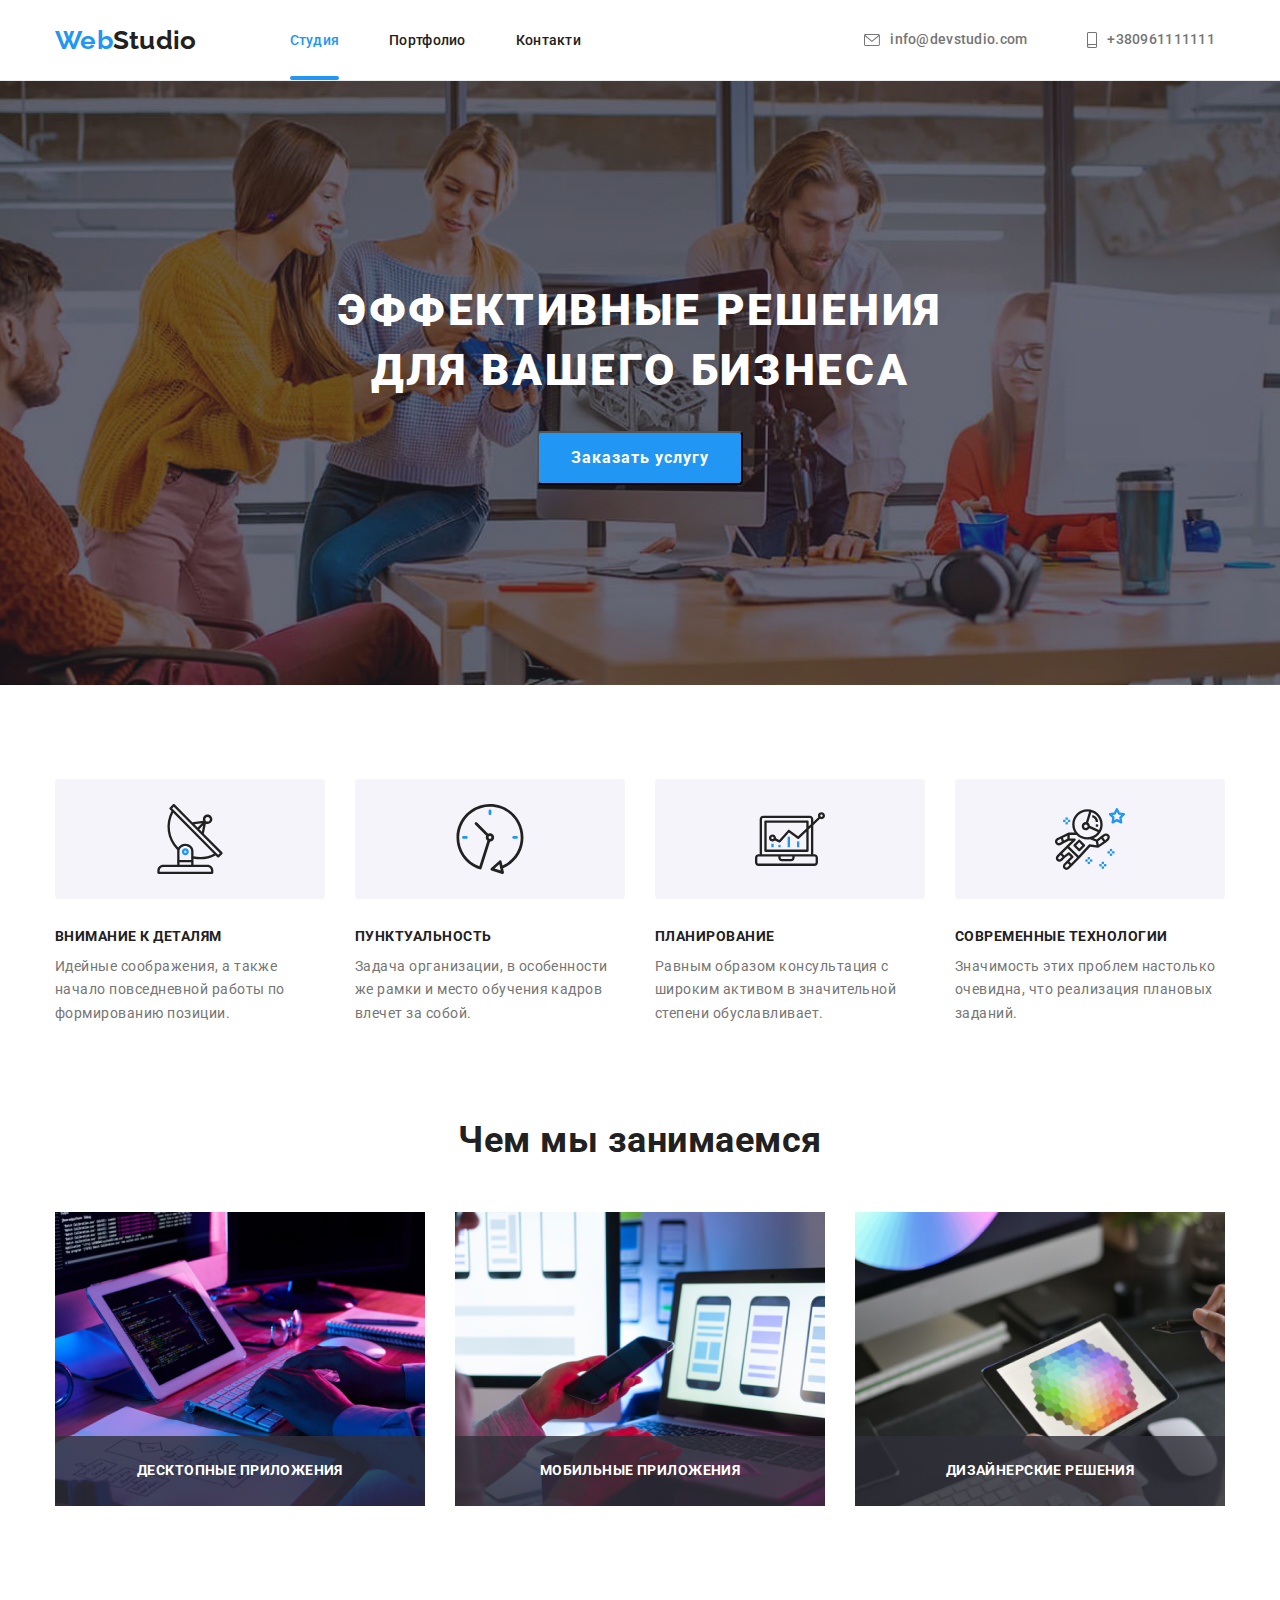
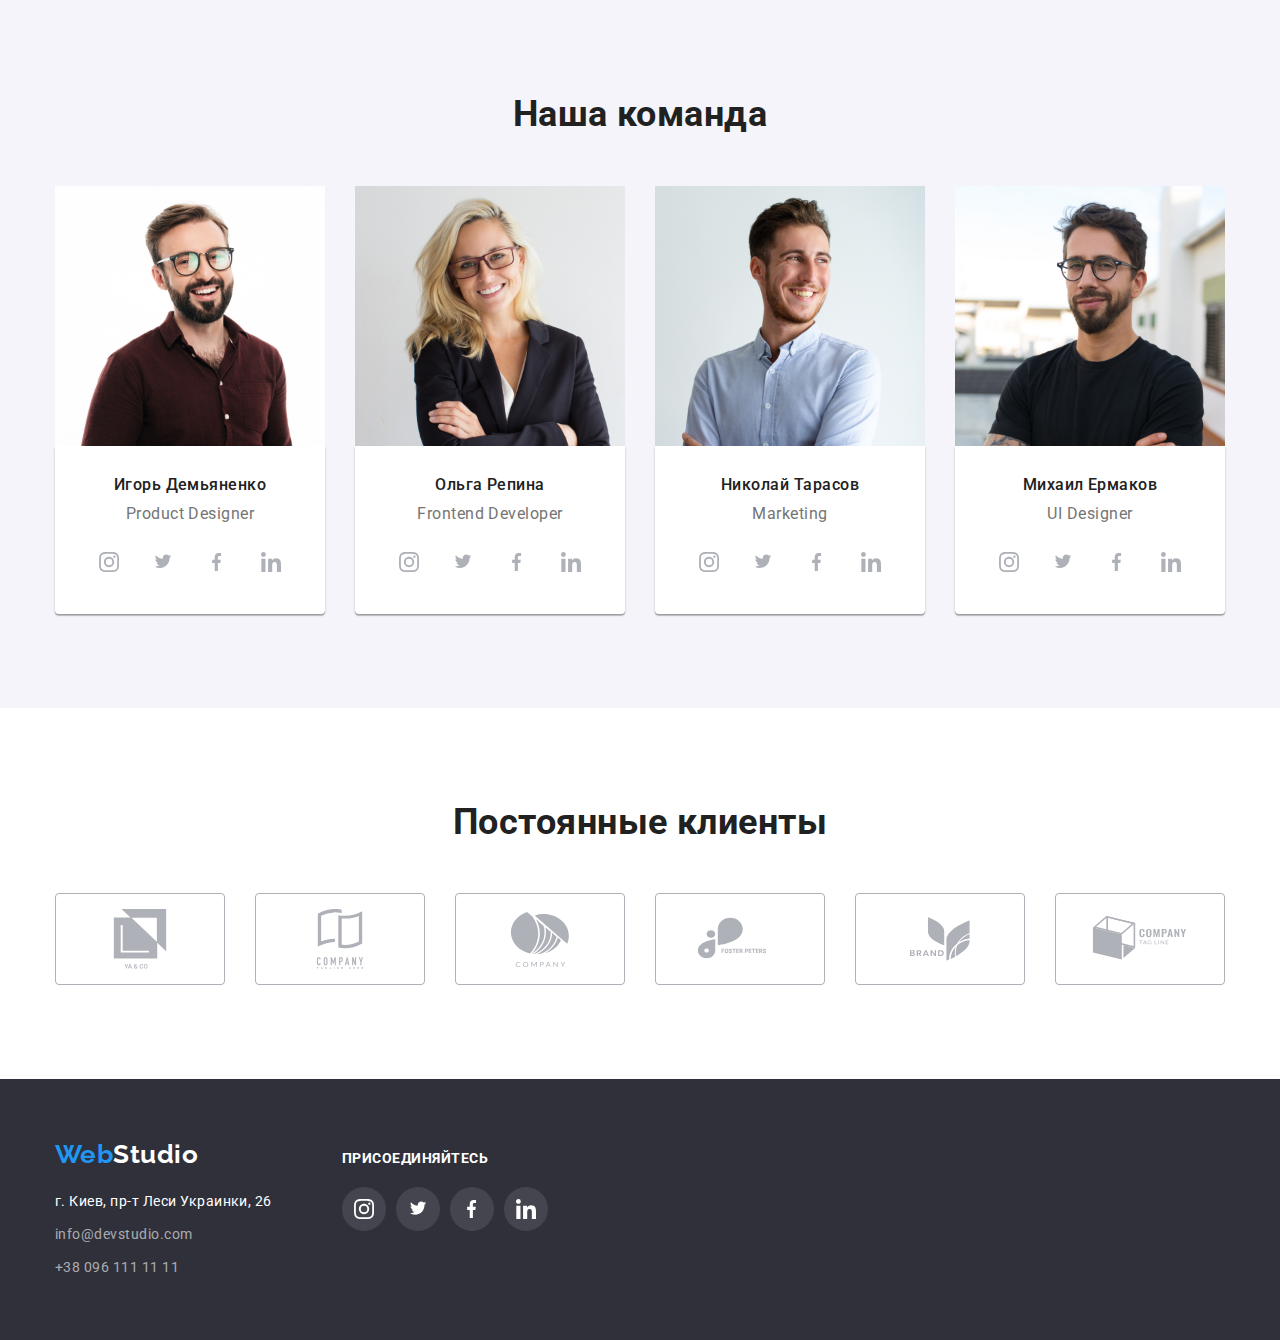
<file: index.html>
<!DOCTYPE html>
<html lang="ru">
<head>
    <meta charset="UTF-8">
    <meta http-equiv="X-UA-Compatible" content="IE=edge">
    <meta name="viewport" content="width=device-width, initial-scale=1.0">
    <title>Студия</title>
    <link rel="preconnect" href="https://fonts.googleapis.com">
    <link rel="preconnect" href="https://fonts.gstatic.com" crossorigin>
    <link  href="https://fonts.googleapis.com/css2?family=Raleway:wght@700&family=Roboto:wght@400;500;700;900&display=swap" 
    rel="stylesheet">
    <link rel="stylesheet" href="https://cdnjs.cloudflare.com/ajax/libs/modern-normalize/1.1.0/modern-normalize.min.css">
    <link rel="stylesheet" href="./css/styles.css">
</head>
<body>
    <!--Шапка-->
<header class="header">
    <div class="container">
    <nav class="main-nav">
        <a lang="en" href="./index.html" class="logo"><span>Web</span>Studio</a>
        
        <ul class="site-nav">
            <li class="list"><a href="./index.html" class="link current">Студия</a></li>
            <li class="list"><a href="./portfolio.html" class="link">Портфолио</a></li>
            <li class="list"><a href="" class="link">Контакти</a></li>
        </ul>
    
        <ul class="auth-nav">
            <li class="list navigation">
                <a href="/" class="nav-icon" href="mailto:info@devstudio.com" class="link">
                    <svg class="icon-mail" width="16" height="12">
                        <use href="./images/icons.svg#icon-mail"></use>
                    </svg>
                  info@devstudio.com
                </a>
                
            </li>
            <li class="list navigation">
                <a href="/" class="nav-icon" href="tel:+380961111111" class="link" >
                    <svg class="icon-tel" width="10" height="16">
                        <use href="./images/icons.svg#icon-tel"></use>
                    </svg>
                +380961111111
                </a>
            </li>
        </ul>
    </nav>  
    </div> 
</header>
<main>
    <!--Герой-->
<section class="hero"> 
    <div class="container">
    <h1 class="hero-title">ЭФФЕКТИВНЫЕ РЕШЕНИЯ <br /> ДЛЯ ВАШЕГО БИЗНЕСА</h1> 
    <button type="button" class="hero-button" data-modal-open> Заказать услугу</button>
    </div>
    <div class="backdrop is-hidden" data-modal>
        <div class="modal">
            <button class="button-close" data-modal-close>
                <svg class="icon-close" width="3x0" height="30">
                    <use href="images/icons.svg#icon-close"></use>
                </svg>
            </button>
        </div>
    </div>
</section>
    <!--Преимущества-->
<section class="section no-padding">
    <div class="container">
    <!--<h2>Наши преимущества</h2>-->
    <ul class="feature">
        <li class="feature-list icon-details">
            <h3 class="feature-title">ВНИМАНИЕ К ДЕТАЛЯМ</h3>
            <p class="feature-text">Идейные соображения, а также начало повседневной работы по формированию позиции.</p> 
        </li>
        <li class="feature-list icon-punctuality">
            <h3 class="feature-title">ПУНКТУАЛЬНОСТЬ</h3>
            <p class="feature-text">Задача организации, в особенности же рамки и место обучения кадров влечет за собой.</p>
        </li>
        <li class="feature-list icon-planning">
            <h3 class="feature-title">ПЛАНИРОВАНИЕ</h3>
            <p class="feature-text">Равным образом консультация с широким активом в значительной степени обуславливает.</p>
        </li>
        <li class="feature-list icon-technology">
            <h3 class="feature-title">СОВРЕМЕННЫЕ ТЕХНОЛОГИИ</h3>
            <p class="feature-text">Значимость этих проблем настолько очевидна, что реализация плановых заданий.</p>
        </li>
    </ul>
</section>
    <!--Чем мы занимаемся-->
<section class="section">
    <div class="container">
    <h2 class="caption">Чем мы занимаемся</h2>
    <ul class="work">
        <div class="product">
        <li> <img src="./images/img.png" alt="Фронтенд" width="370" height="294"/> 
        <p class="product-text">Десктопные приложения</p></li>
        </div>

        <div class="product">
        <li class="product-mobile"> <img src="./images/img-2.png" alt="Бекенд" width="370" height="294"/> 
        <p class="product-text">Мобильные приложения</p></li>
        </div>
        <div class="product">
        <li class="produck-design"> <img src="./images/img-3.png" alt="Дизайн" width="370" height="294"/> 
        <p class="product-text">Дизайнерские решения</p></li>
        </div>
    </ul>
    </div>
</section>
    <!--Команда-->
<section class="section team"> 
    <div class="container">
    <h2 class="caption">Наша команда</h2>
    <ul class="liders">
        <li>
                <img src="./images/img.jpg" alt="Игорь" width="270" height="260">
                <div class="team-liders">
                <h3 class="item">Игорь Демьяненко</h3>
                <p class="item-text">Product Designer</p>
                <ul class="join">
                    <li class="join-item">
                        <a href="/" class="networks-icon team">
                            <svg class="icon" width="20" height="20">
                                <use href="./images/icons.svg#icon-instagram-2"></use>
                            </svg>
                        </a>
                    </li>
                    <li class="join-item">
                    <a href="/" class="networks-icon">
                        <svg class="icon" width="20" height="16.5">
                            <use href="./images/icons.svg#icon-twitter-2"></use>
                        </svg>
                    </a>
                    </li>
                    <li class="join-item">
                        <a href="/" class="networks-icon">
                            <svg class="icon" width="10" height="20">
                                <use href="./images/icons.svg#icon-facebook-2"></use>
                            </svg>
                        </a>
                    </li>
                    <li class="join-item">
                        <a href="/" class="networks-icon">
                            <svg class="icon" width="20" height="20">
                                <use href="./images/icons.svg#icon-linkedin-2"></use>
                            </svg>
                        </a>
                    </li>
                </ul>
                </div>
        </li>
        <li>
                <img src="./images/img-2.jpg" alt="Ольга" width="270" height="260">
                <div class="team-liders">
                <h3 class="item">Ольга Репина</h3>
                <p class="item-text">Frontend Developer</p>  
                <ul class="join">
                    <li class="join-item">
                        <a href="/" class="networks-icon team">
                            <svg class="icon" width="20" height="20">
                                <use href="./images/icons.svg#icon-instagram-2"></use>
                            </svg>
                        </a>
                    </li>
                    <li class="join-item">
                        <a href="/" class="networks-icon">
                            <svg class="icon" width="20" height="16.5">
                                <use href="./images/icons.svg#icon-twitter-2"></use>
                            </svg>
                        </a>
                    </li>
                    <li class="join-item">
                        <a href="/" class="networks-icon">
                            <svg class="icon" width="10" height="20">
                                <use href="./images/icons.svg#icon-facebook-2"></use>
                            </svg>
                        </a>
                    </li>
                    <li class="join-item">
                        <a href="/" class="networks-icon">
                            <svg class="icon" width="20" height="20">
                                <use href="./images/icons.svg#icon-linkedin-2"></use>
                            </svg>
                        </a>
                    </li>
                </ul>
                </div>
        </li>
        <li>
                <img src="./images/img-3.jpg" alt="Николай" width="270" height="260">
                <div class="team-liders">
                <h3 class="item">Николай Тарасов</h3>
                <p class="item-text">Marketing</p>   
                <ul class="join">
                    <li class="join-item">
                        <a href="/" class="networks-icon team">
                            <svg class="icon" width="20" height="20">
                                <use href="./images/icons.svg#icon-instagram-2"></use>
                            </svg>
                        </a>
                    </li>
                    <li class="join-item">
                        <a href="/" class="networks-icon">
                            <svg class="icon" width="20" height="16.5">
                                <use href="./images/icons.svg#icon-twitter-2"></use>
                            </svg>
                        </a>
                    </li>
                    <li class="join-item">
                        <a href="/" class="networks-icon">
                            <svg class="icon" width="10" height="20">
                                <use href="./images/icons.svg#icon-facebook-2"></use>
                            </svg>
                        </a>
                    </li>
                    <li class="join-item">
                        <a href="/" class="networks-icon">
                            <svg class="icon" width="20" height="20">
                                <use href="./images/icons.svg#icon-linkedin-2"></use>
                            </svg>
                        </a>
                    </li>
                </ul>
                </div>   
        </li>
        <li>
                <img src="./images/img-4.jpg" alt="Михаил" width="270" height="260">
                <div class="team-liders">
                <h3 class="item">Михаил Ермаков</h3>
                <p class="item-text">UI Designer</p> 
                <ul class="join">
                    <li class="join-item">
                        <a href="/" class="networks-icon team">
                            <svg class="icon" width="20" height="20">
                                <use href="./images/icons.svg#icon-instagram-2"></use>
                            </svg>
                        </a>
                    </li>
                    <li class="join-item">
                        <a href="/" class="networks-icon">
                            <svg class="icon" width="20" height="16.5">
                                <use href="./images/icons.svg#icon-twitter-2"></use>
                            </svg>
                        </a>
                    </li>
                    <li class="join-item">
                        <a href="/" class="networks-icon">
                            <svg class="icon" width="10" height="20">
                                <use href="./images/icons.svg#icon-facebook-2"></use>
                            </svg>
                        </a>
                    </li>
                    <li class="join-item">
                        <a href="/" class="networks-icon">
                            <svg class="icon" width="20" height="20">
                                <use href="./images/icons.svg#icon-linkedin-2"></use>
                            </svg>
                        </a>
                    </li>
                </ul>
                </div>
        </li>
    </ul>
    </div>
</section>
<section class="section client">
<div class="container">
    <h2 class="caption">Постоянные клиенты</h2>
    <ul class="clients">
        <li class="client-item">
            <a href="/" class="client-icon">
                <svg class="icon-cl" width="106" height="60">
                    <use href="./images/icons.svg#icon-company1"></use>
                </svg>
            </a>
        </li>
        <li class="client-item">
            <a href="/" class="client-icon">
                <svg class="icon-cl" width="106" height="60">
                    <use href="./images/icons.svg#icon-company2"></use>
                </svg>
            </a>
        </li>
        <li class="client-item">
            <a href="/" class="client-icon">
                <svg class="icon-cl" width="106" height="60">
                    <use href="./images/icons.svg#icon-company3"></use>
                </svg>
            </a>
        </li>
        <li class="client-item">
            <a href="/" class="client-icon">
                <svg class="icon-cl" width="106" height="60">
                    <use href="./images/icons.svg#icon-company4"></use>
                </svg>
            </a>
        </li>
        <li class="client-item">
            <a href="/" class="client-icon">
                <svg class="icon-cl" width="106" height="60">
                    <use href="./images/icons.svg#icon-company5"></use>
                </svg>
            </a>
        </li>
        <li class="client-item">
            <a href="/" class="client-icon">
                <svg class="icon-cl" width="106" height="60">
                    <use href="./images/icons.svg#icon-company6"></use>
                </svg>
            </a>
        </li>
    </ul>
</div>
</section>
</main>
<footer class="footer">
    <div class="container footer-container">
        <div class="foot">
     <a lang="en" href="./index.html" class="logo-secondary">
      <span>Web</span>Studio</a>
     <address class="address">
         <ul class="address-list"> 
         <li class="location address-item" >
         <a href="https://goo.gl/maps/e9gc64bWVvTJH4VD8"
         class="geolocation link">
         г. Киев, пр-т Леси Украинки, 26  </a> 
         </li>
         <li class="mail address-item">
          <a href="mailto:info@devstudio.com" class="link address-link">info@devstudio.com</a>
         </li>
         <li class="tel address-item">
          <a href="tel:+380961111111" class="link address-link">+38 096 111 11 11</a>
         </li>    
          </ul>
    </address>
    </div>
    <div class="exhortation">
    <h2 class="exhortation-item">ПРИСОЕДИНЯЙТЕСЬ</h2>
    <ul class="join">
        <li class="join-item">
            <a href="/" class="networks-icon">
                <svg class="icon" width="20" height="20" >
                    <use href="./images/icons.svg#icon-instagram"></use>
                </svg>
            </a> 
        </li>
        <li class="join-item">
            <a href="/" class="networks-icon">
                <svg class="icon" width="20" height="16.25">
                    <use href="./images/icons.svg#icon-twitter"></use>
                </svg>
            </a>
        </li>
        <li class="join-item">
            <a href="/" class="networks-icon">
                <svg class="icon" width="10" height="20">
                    <use href="./images/icons.svg#icon-facebook"></use>
                </svg>
            </a>
        </li>
        <li class="join-item">
            <a href="/" class="networks-icon">
                <svg class="icon" width="20" height="20">
                    <use href="./images/icons.svg#icon-linkedin"></use>
                </svg>
            </a>
        </li>
    </ul>
    </div>
    </div>
</footer>
<script src="./js/modal.js">
  
</script>
</body>
</html>
</file>
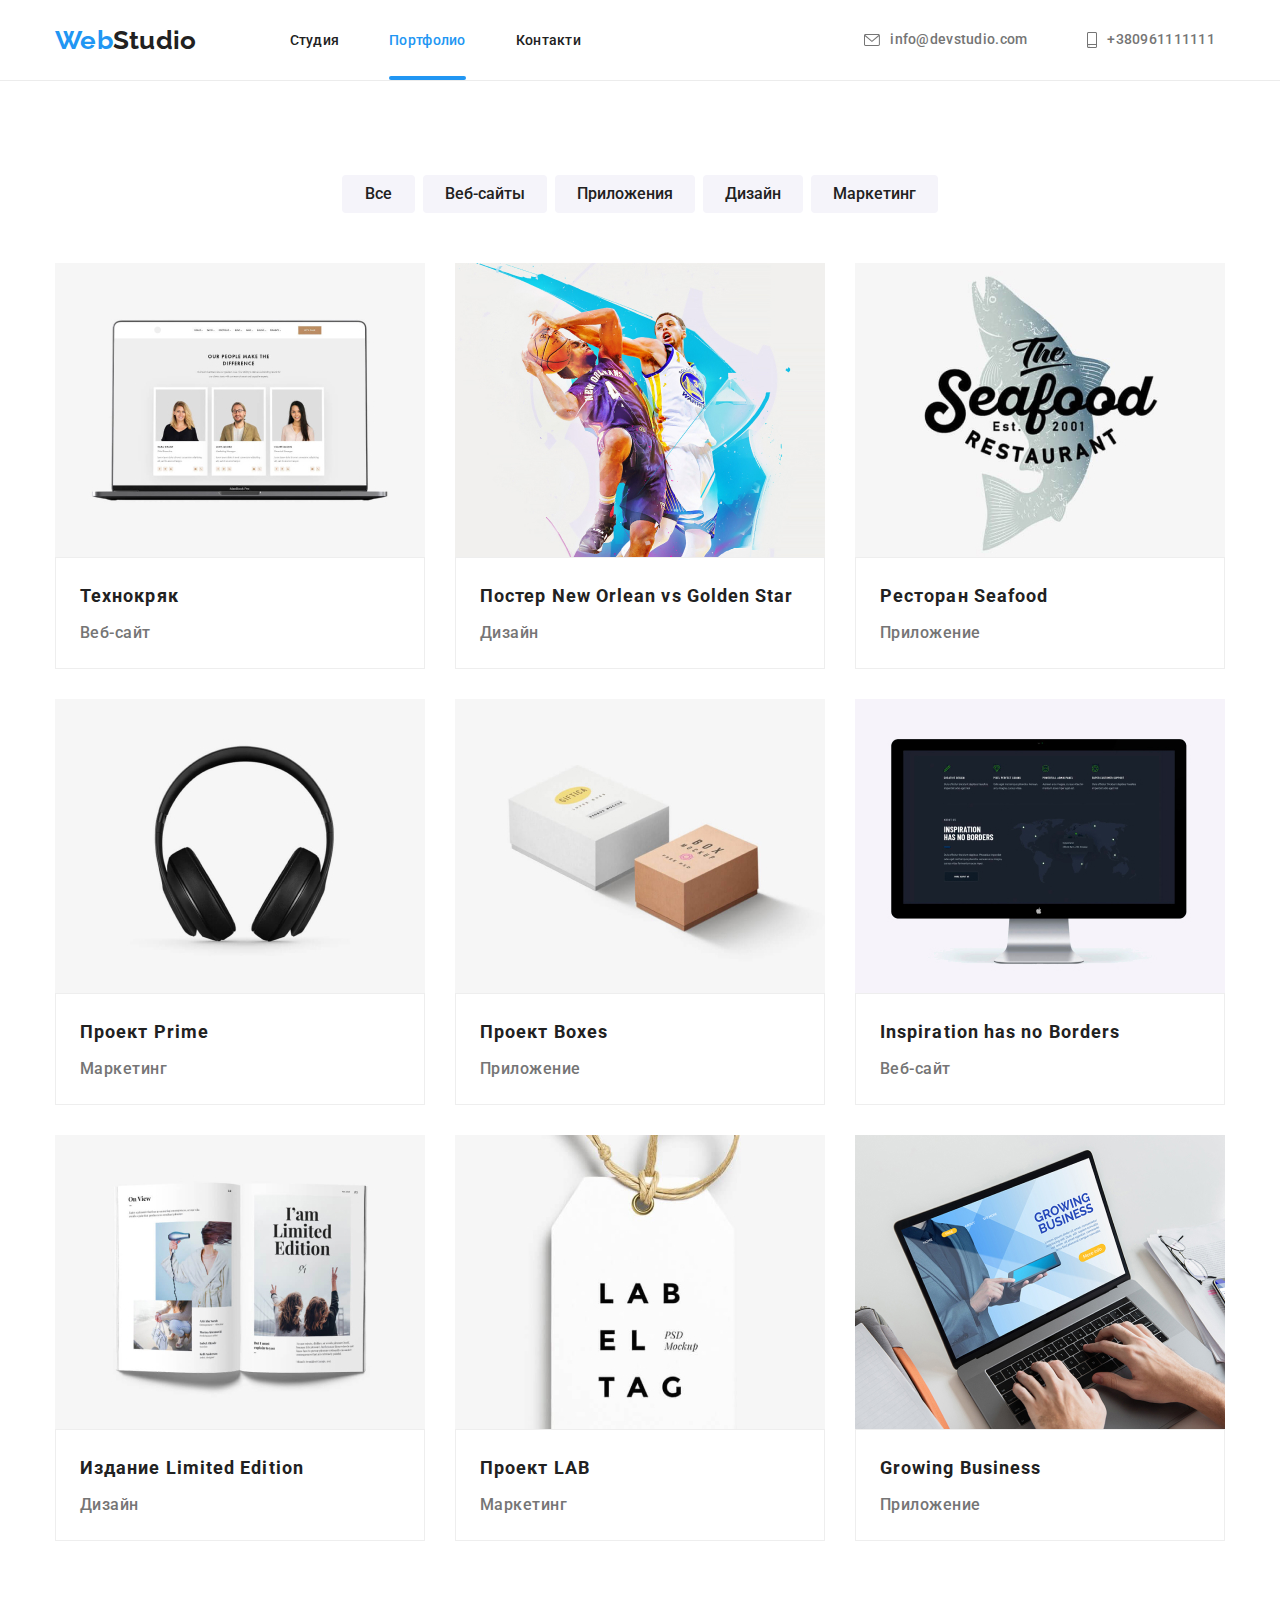
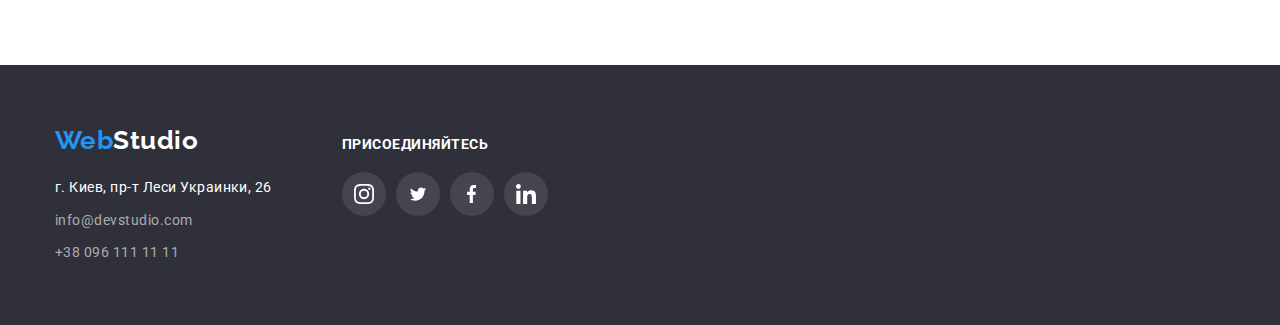
<file: portfolio.html>
<!DOCTYPE html>
<html lang="ru">

<head>
    <meta charset="UTF-8">
    <meta http-equiv="X-UA-Compatible" content="IE=edge">
    <meta name="viewport" content="width=device-width, initial-scale=1.0">
    <title>Портфолио</title>
    <link rel="preconnect" href="https://fonts.googleapis.com">
    <link rel="preconnect" href="https://fonts.gstatic.com" crossorigin>
    <link href="https://fonts.googleapis.com/css2?family=Raleway:wght@700&family=Roboto:wght@400;500;700;900&display=swap"
        rel="stylesheet">
    <link rel="stylesheet" href="https://cdnjs.cloudflare.com/ajax/libs/modern-normalize/1.1.0/modern-normalize.min.css">
    <link rel="stylesheet" href="./css/styles.css">
</head>

<body>
    <!--Шапка-->
<header class="header">
    <div class="container">
        <nav class="main-nav">
            <a lang="en" href="./index.html" class="logo"><span>Web</span>Studio</a>

            <ul class="site-nav">
                <li class="list"><a href="./index.html" class="link">Студия</a></li>
                <li class="list"><a href="./portfolio.html" class="link current">Портфолио</a></li>
                <li class="list"><a href="" class="link">Контакти</a></li>
            </ul>

            <ul class="auth-nav">
                <li class="list navigation">
                    <a href="/" class="nav-icon" href="mailto:info@devstudio.com" class="link">
                        <svg class="icon-mail" width="16" height="12">
                            <use href="./images/icons.svg#icon-mail"></use>
                        </svg>
                        info@devstudio.com
                    </a>

                </li>
                <li class="list navigation">
                    <a href="/" class="nav-icon" href="tel:+380961111111" class="link">
                        <svg class="icon-tel" width="10" height="16">
                            <use href="./images/icons.svg#icon-tel"></use>
                        </svg>
                        +380961111111
                    </a>
                </li>
            </ul>
        </nav>
    </div>
</header>
    <main>
<section class="section content">
    <div class="container">
<ul class="buttons">
    <li class="list"><button type="button" class="button-nav">Все</button></li>
    <li class="list"><button type="button" class="button-nav">Веб-сайты</button></li>
    <li class="list"><button type="button" class="button-nav">Приложения</button></li>
    <li class="list"><button type="button" class="button-nav">Дизайн</button></li>
    <li class="list"><button type="button" class="button-nav">Маркетинг</button></li>
</ul>
<ul class="content">
    <li class="item"><a class="box-link" href="">
        <div class="item-box">
            <p class="item-box-desk">Технокряк это современная площадка распространения коронавируса. Компании используют эту платформу для цифрового
            шпионажа и атак на защищённые сервера конкурентов.</p>
            <img src="./images/img-1-2.jpg" alt="" width="370">
        </div>  
        <div class="description"> 
            <h2 class="content-title">Технокряк</h2>
            <p class="content-text">Веб-сайт</p>
        </div>
        </a>
    </li>
    <li class="item"><a class="box-link" href="">
        <div class="item-box">
            <p class="item-box-desk">Технокряк это современная площадка распространения коронавируса. Компании используют эту
                платформу для цифрового
                шпионажа и атак на защищённые сервера конкурентов.</p>
             <img src="./images/img-2-2.jpg" alt="" width="370">   
        </div>
            <div class="description"> 
            <h2 class="content-title">Постер New Orlean vs Golden Star</h2>
            <p class="content-text">Дизайн</p>
            </div>
        </a>

    </li>
    <li class="item"><a class="box-link" href="">
        <div class="item-box">
            <p class="item-box-desk">Технокряк это современная площадка распространения коронавируса. Компании используют эту
                платформу для цифрового
                шпионажа и атак на защищённые сервера конкурентов.</p>
            <img src="./images/img-3-2.jpg" alt="" width="370">
            </div>
            <div class="description"> 
            <h2 class="content-title">Ресторан Seafood</h2>
            <p class="content-text">Приложение</p>
            </div>
        </a>

    </li>
    <li class="item"><a class="box-link" href="">
        <div class="item-box">
            <p class="item-box-desk">Технокряк это современная площадка распространения коронавируса. Компании используют эту
                платформу для цифрового
                шпионажа и атак на защищённые сервера конкурентов.</p>
            <img src="./images/img-4-2.jpg" alt="" width="370">
        </div>
            
            <div class="description">
            <h2 class="content-title">Проект Prime</h2>
            <p class="content-text">Маркетинг</p>
            </div> 
        </a>

    </li>
    <li class="item"><a class="box-link" href="">
        <div class="item-box">
            <p class="item-box-desk">Технокряк это современная площадка распространения коронавируса. Компании используют эту
                платформу для цифрового
                шпионажа и атак на защищённые сервера конкурентов.</p>
            <img src="./images/img-5-2.jpg" alt="" width="370">
        </div>
            
            <div class="description"> 
            <h2 class="content-title">Проект Boxes</h2>
            <p class="content-text">Приложение</p>
            </div>
        </a>

    </li>
    <li class="item"><a class="box-link" href="">
        <div class="item-box">
            <p class="item-box-desk">Технокряк это современная площадка распространения коронавируса. Компании используют эту
                платформу для цифрового
                шпионажа и атак на защищённые сервера конкурентов.</p>
            <img src="./images/img-6-2.jpg" alt="" width="370">
        </div>
            
            <div class="description"> 
            <h2 class="content-title">Inspiration has no Borders</h2>
            <p class="content-text">Веб-сайт</p>
            </div>
        </a>

    </li>
    <li class="item"><a class="box-link" href="">
        <div class="item-box">
            <p class="item-box-desk">Технокряк это современная площадка распространения коронавируса. Компании используют эту
                платформу для цифрового
                шпионажа и атак на защищённые сервера конкурентов.</p>
            <img src="./images/img-7-2.jpg" alt="" width="370">
        </div>
            
            <div class="description"> 
            <h2 class="content-title">Издание Limited Edition</h2>
            <p class="content-text">Дизайн</p>
            </div>
        </a>

    </li>
    <li class="item"><a class="box-link" href="">
        <div class="item-box">
            <p class="item-box-desk">Технокряк это современная площадка распространения коронавируса. Компании используют эту
                платформу для цифрового
                шпионажа и атак на защищённые сервера конкурентов.</p>
            <img src="./images/img-8-2.jpg" alt="" width="370">
        </div>
            
            <div class="description"> 
            <h2 class="content-title">Проект LAB</h2>
            <p class="content-text">Маркетинг</p>
            </div>
        </a>

    </li>
    <li class="item"><a class="box-link" href="">
        <div class="item-box">
            <p class="item-box-desk">Технокряк это современная площадка распространения коронавируса. Компании используют эту
                платформу для цифрового
                шпионажа и атак на защищённые сервера конкурентов.</p>
            <img src="./images/img-9-2.jpg" alt="" width="370">
        </div>
            
            <div class="description"> 
            <h2 class="content-title">Growing Business</h2>
            <p class="content-text">Приложение</p>
            </div>
        </a>

    </li>
</ul>
</div>
</section>
    </main>
<footer class="footer">
    <div class="container footer-container">
        <div class="foot">
     <a lang="en" href="./index.html" class="logo-secondary">
      <span>Web</span>Studio</a>
     <address class="address">
         <ul class="address-list"> 
         <li class="location address-item" >
         <a href="https://goo.gl/maps/e9gc64bWVvTJH4VD8"
         class="geolocation link">
         г. Киев, пр-т Леси Украинки, 26  </a> 
         </li>
         <li class="mail address-item">
          <a href="mailto:info@devstudio.com" class="link address-link">info@devstudio.com</a>
         </li>
         <li class="tel address-item">
          <a href="tel:+380961111111" class="link address-link">+38 096 111 11 11</a>
         </li>    
          </ul>
    </address>
    </div>
    <div class="exhortation">
    <h2 class="exhortation-item">ПРИСОЕДИНЯЙТЕСЬ</h2>
    <ul class="join">
        <li class="join-item">
            <a href="/" class="networks-icon">
                <svg class="icon" width="20" height="20" >
                    <use href="./images/icons.svg#icon-instagram"></use>
                </svg>
            </a> 
        </li>
        <li class="join-item">
            <a href="/" class="networks-icon">
                <svg class="icon" width="20" height="16.25">
                    <use href="./images/icons.svg#icon-twitter"></use>
                </svg>
            </a>
        </li>
        <li class="join-item">
            <a href="/" class="networks-icon">
                <svg class="icon" width="10" height="20">
                    <use href="./images/icons.svg#icon-facebook"></use>
                </svg>
            </a>
        </li>
        <li class="join-item">
            <a href="/" class="networks-icon">
                <svg class="icon" width="20" height="20">
                    <use href="./images/icons.svg#icon-linkedin"></use>
                </svg>
            </a>
        </li>
    </ul>
    </div>
    </div>
</footer>
</body>

</html>
</file>
<file: css/styles.css>
:root {
  --theme-color: #2196f3;
  --primary-color: #e5e5e5;
  --secondary-color: #2f303a;
  --another-color: #f5f4fa;
  --primary-white-color: #ffffff;

  --text-primary: #212121;
  --text-secondary: #757575;

  --primary-font: "Roboto";
  --secondary-font: "Raleway";

  --transition: 250ms cubic-bezier(0.4, 0, 0.2, 1);
}

body {
  font-family: var(--primary-font), sans-serif;
  letter-spacing: 0.03em;
  font-style: normal;
}

*,
*::before,
*::after {
  box-sizing: border-box;
}

.container {
  width: 1200px;
  margin-left: auto;
  margin-right: auto;
  padding-left: 15px;
  padding-right: 15px;
}

.section {
  padding-bottom: 94px;
  padding-top: 94px;
}
.section.no-padding {
  padding-bottom: 0;
}

/*Общие*/
img {
  display: block;
}

ul,
ol {
  list-style: none;
  margin: 0;
  padding: 0;
}
p {
  margin: 0;
  padding: 0;
}
a {
  text-decoration: none;
}
.location .geolocation {
  font-style: normal;
  color: var(--primary-white-color);
  font-weight: 400;
  font-size: 14px;
  line-height: 1.71;
  text-decoration: none;
  margin-bottom: 9px;
  transition: color 250ms cubic-bezier(0.4, 0, 0.2, 1);
}
.caption {
  color: var(--text-primary);
  font-weight: 700;
  font-size: 36px;
  line-height: 1.16;
  text-align: center;
  margin-top: 0;
  margin-bottom: 50px;
}
/*Стили для Студии*/
/*header*/
.header {
  background-color: var(--primary-white-color);
  letter-spacing: 0.02em;
  font-weight: 500;
  font-size: 14px;
  line-height: 1.14;
  letter-spacing: 0.02em;
  border-bottom: 1px solid #ececec;
}
.logo {
  color: var(--text-primary);
  font-family: var(--secondary-font);
  font-weight: 700;
  font-size: 26px;
  line-height: 1.19;
}
.logo span,
.logo-secondary span {
  color: var(--theme-color);
  font-family: var(--secondary-font);
}
.logo-secondary {
  display: inline-block;
  color: var(--primary-white-color);
  font-family: var(--secondary-font);
  font-weight: bold;
  font-size: 26px;
  line-height: 1.19;
  margin-bottom: 20px;
}
.button {
  display: inline-block;
  border-radius: 4px;
  padding: 6px 22px;
  min-width: 73px;
}
/*Main nav*/
.main-nav {
  display: flex;
  align-items: center;
}
/*Site nav*/
.site-nav {
  display: flex;
  margin-left: 93px;
}
.site-nav .list:not(:last-child) {
  margin-right: 50px;
}
.site-nav .link {
  display: block;
  color: var(--text-primary);
  font-weight: 500;
  font-size: 14px;
  line-height: 16px;
  letter-spacing: 0.02em;
  padding-top: 32px;
  padding-bottom: 32px;
  position: relative;
  transition: color 250ms cubic-bezier(0.4, 0, 0.2, 1);
}
.site-nav .link.current {
  color: var(--theme-color);
}
.site-nav .link:hover,
.site-nav .link:focus {
  color: var(--theme-color);
}

.site-nav .link.current::after {
  content: "";

  position: absolute;
  left: 0;
  bottom: 0;

  display: block;
  width: 100%;
  height: 4px;
  border-radius: 2px;

  background-color: var(--theme-color);
}
/*Auth nav*/
.auth-nav {
  display: flex;
  padding-top: 32px;
  padding-bottom: 32px;
  margin-left: auto;
}

.auth-nav .list + .list {
  margin-left: 50px;
}
.auth-nav .nav-icon:hover,
.auth-nav .nav-icon:focus {
  color: var(--theme-color);
  fill: var(--theme-color);
}
.auth-nav .icon-mail,
.auth-nav .icon-tel {
  margin-right: 10px;
}
.auth-nav .link {
  color: var(--text-secondary);
  font-weight: 500;
  font-size: 14px;
  line-height: 16px;
  letter-spacing: 0.02em;
  transition: color 250ms cubic-bezier(0.4, 0, 0.2, 1);
}
.auth-nav .link:hover,
.auth-nav .link:focus {
  color: var(--theme-color);
}
.list.navigation {
  display: flex;
  justify-content: center;
  align-items: center;
  fill: #757575;
}
.list.navigation .link:hover,
.list.navigation .link:focus {
  color: #2196f3;
}
.nav-icon {
  display: flex;
  justify-content: center;
  align-items: center;
  cursor: pointer;
  margin-right: 10px;
  color: var(--text-secondary);
  transition: color 250ms cubic-bezier(0.4, 0, 0.2, 1),
    background-color 250ms cubic-bezier(0.4, 0, 0.2, 1);
}
.icon-mail,
.icon-tel {
  fill: currentColor;
  width: 100%;
}

.nav-icon:hover .icon-mail,
.nav-icon:focus .icon-mail {
  fill: #2196f3;
}
.nav-icon:hover .icon-tel,
.nav-icon:focus .icon-tel {
  fill: #2196f3;
}
/*Hero*/
.hero {
  text-align: center;
  padding-bottom: 200px;
  padding-top: 200px;
  background-size: cover;
  background-position: center;

  background-image: linear-gradient(
      to right,
      rgba(47, 48, 58, 0.4),
      rgba(47, 48, 58, 0.4)
    ),
    url(../images/br-opt.jpg);
  background-repeat: no-repeat;
}

.hero-title {
  margin-bottom: 30px;
  margin-top: 0;
  color: #ffffff;
  font-weight: 900;
  font-size: 44px;
  line-height: 1.36;
  letter-spacing: 0.06em;
  text-align: center;
}
.hero-button {
  display: inline-block;
  border-radius: 4px;
  padding: 10px 32px;
  min-width: 136px;

  font-family: var(--primary-font);
  color: var(--primary-white-color);
  background-color: var(--theme-color);
  font-weight: 700;
  font-size: 16px;
  line-height: 1.87;
  letter-spacing: 0.06em;
  text-align: center;
  cursor: pointer;
}
/*Modal*/

.backdrop {
  position: fixed;
  top: 0;
  left: 0;
  width: 100%;
  height: 100%;
  background-color: rgba(0, 0, 0, 0.2);
  z-index: 999;

  opacity: 1;
  visibility: visible;
  transition: opacity var(--transition), visibility var(--transition);
}

.backdrop.is-hidden {
  opacity: 0;
  pointer-events: none;
}
.modal {
  position: absolute;
  top: 50%;
  left: 50%;
  transform: translate(-50%, -50%);

  min-width: 528px;
  min-height: 581px;
  background-color: var(--primary-white-color);

  border-radius: 4px;
  box-shadow: 0px 1px 3px rgba(0, 0, 0, 0.12), 0px 1px 1px rgba(0, 0, 0, 0.14),
    0px 2px 1px rgba(0, 0, 0, 0.2);
  transition: transform 250ms cubic-bezier(0.4, 0, 0.2, 1),
    box-shadow 250ms cubic-bezier(0.4, 0, 0.2, 1),
    background-color 250ms cubic-bezier(0.4, 0, 0.2, 1);
}

.button-close {
  position: absolute;
  display: flex;
  justify-content: center;
  align-items: center;

  top: 8px;
  right: 8px;
  width: 30px;
  height: 30px;
  border: 1px solid rgba(0, 0, 0, 0.1);
  border-radius: 50%;
  padding: 0;
  cursor: pointer;
  background-color: var(--primary-white-color);
}
.icon-close {
  width: 30px;
  height: 30px;
  fill: currentColor;
}

/*Feature*/
.feature {
  display: flex;
  justify-content: space-between;
}
.feature-title {
  color: var(--text-primary);
  font-weight: 700;
  font-size: 14px;
  line-height: 1.14;
  margin-bottom: 10px;
  margin-top: 0%;
}

.feature-list::before {
  display: block;
  content: "";
  height: 120px;
  background-color: var(--another-color);
  border-radius: 4px;
  margin-bottom: 30px;
  background-position: center;
  background-repeat: no-repeat;
}
.feature-list.icon-details::before {
  background-image: url(../images/Group.svg);
}
.feature-list.icon-punctuality::before {
  background-image: url(../images/clock\ 1.svg);
}
.feature-list.icon-planning::before {
  background-image: url(../images/diagram\ 1.svg);
}
.feature-list.icon-technology::before {
  background-image: url(../images/astronaut\ 1-2.svg);
}
.feature-text {
  color: var(--text-secondary);
  font-size: 14px;
  line-height: 1.71;
  width: 270px;
}

/*Work*/
.work {
  display: flex;
  justify-content: space-between;
}

.product {
  position: relative;
}
/* .product::after {
  display: inline-block;
  position: absolute;
  content: "";
  bottom: 0;
  width: 100%;
  height: 70px;
  background-color: rgba(47, 48, 58, 0.8);
} */
.product-text {
  display: flex;
  text-align: center;
  justify-content: center;
  position: absolute;
  width: 100%;
  height: 70px;
  transform: translateY(-100%);
  padding-top: 27px;
  padding-bottom: 27px;
  font-family: Roboto;
  font-style: normal;
  font-weight: bold;
  font-size: 14px;
  line-height: 1.14;
  letter-spacing: 0.03em;
  text-transform: uppercase;
  color: #ffffff;
  background-color: rgba(47, 48, 58, 0.8);
}
/*Team*/
.section.team {
  background-color: var(--another-color);
}
.liders {
  display: flex;
  justify-content: space-between;
}
.team-liders {
  background-color: var(--primary-white-color);
  border-radius: 0px 0px 4px 4px;
  padding-top: 30px;
  padding-bottom: 30px;
  text-align: center;
  box-shadow: 0px 1px 3px rgba(0, 0, 0, 0.12), 0px 1px 1px rgba(0, 0, 0, 0.14),
    0px 2px 1px rgba(0, 0, 0, 0.2);
  transition: box-shadow 250ms cubic-bezier(0.4, 0, 0.2, 1);
}

.item {
  color: var(--text-primary);
  font-weight: 500;
  font-size: 16px;
  line-height: 1.18;
  margin-bottom: 10px;
  margin-top: 0;
}
.item-text {
  color: var(--text-secondary);
  font-size: 16px;
  line-height: 1.18;
  margin-bottom: 16px;
}
/* Клиенты */

.clients {
  display: flex;
  align-items: center;
  justify-content: center;
}
.client-icon {
  display: flex;
  justify-content: center;
  align-items: center;
  cursor: pointer;
  border: 1px solid #afb1b8;
  border-radius: 4px;
  color: #afb1b8;
  width: 100%;
  height: 100%;
  transition: color 250ms cubic-bezier(0.4, 0, 0.2, 1);
}

.client-item {
  border-radius: 4px;
  width: 170px;
  height: 92px;
  display: flex;
  justify-content: center;
  align-items: center;
}

.icon-cl {
  fill: currentColor;
}

.client-icon:hover,
.client-icon:focus {
  color: var(--theme-color);
  border: 1px solid var(--theme-color);
}

.client-item:not(:last-child) {
  margin-right: 30px;
}

/** FOOTER**/
.footer {
  background-color: var(--secondary-color);
  padding-top: 60px;
  padding-bottom: 60px;
}

.footer-container {
  display: flex;
  align-items: baseline;
}

.exhortation {
  margin-left: 70px;
}
.exhortation-item {
  color: var(--primary-white-color);
  font-weight: 700;
  font-size: 14px;
  line-height: 1.16;
  margin-top: 0;
  margin-bottom: 20px;
  padding: 0;
}
.join {
  display: flex;
  justify-content: center;
  align-items: center;
}

.networks-icon {
  display: flex;
  justify-content: center;
  align-items: center;

  width: 44px;
  height: 44px;
  border-radius: 50%;
  color: #afb1b8;
  background-color: rgba(255, 255, 255, 0.1);
  border-radius: 50%;
  cursor: pointer;
  transition: color 250ms cubic-bezier(0.4, 0, 0.2, 1),
    background-color 250ms cubic-bezier(0.4, 0, 0.2, 1);
}
.networks-icon:hover,
.networks-icon:focus {
  background-color: var(--theme-color);
}
.icon {
  fill: rgba(175, 177, 184, 1);
}
.networks-icon:hover .icon,
.networks-icon:focus .icon {
  fill: var(--primary-white-color);
}
.join-item:not(:last-child) {
  margin-right: 10px;
}
.address-item:not(:last-child) {
  margin-bottom: 9px;
}
.address-link {
  font-family: var(--primary-font);
  font-style: normal;
  color: rgba(255, 255, 255, 0.6);
  font-weight: normal;
  font-size: 14px;
  line-height: 1.71;
  text-decoration: none;
  transition: color 250ms cubic-bezier(0.4, 0, 0.2, 1);
}

.link:hover,
.link:focus {
  color: var(--theme-color);
}

.tel .link {
  margin-bottom: 0;
}

/*Стили для Портфолио*/
.buttons {
  margin-bottom: 56px;
  display: flex;
  justify-content: center;
  margin-bottom: 50px;
}
.button-nav {
  display: inline-block;
  border-radius: 4px;
  padding: 6px 22px;
  min-width: 73px;
  border: none;

  font-family: var(--primary-font);
  color: var(--text-primary);
  background-color: var(--another-color);
  font-weight: 500;
  font-size: 16px;
  line-height: 1.62;
  cursor: pointer;

  transition: color 250ms cubic-bezier(0.4, 0, 0.2, 1),
    background-color 250ms cubic-bezier(0.4, 0, 0.2, 1);
}
.buttons .list:not(:last-child) {
  margin-right: 8px;
}
.button-nav:hover,
.button-nav:focus {
  color: var(--primary-white-color);
  background-color: var(--theme-color);
  box-shadow: 0px 3px 1px rgba(0, 0, 0, 0.1), 0px 1px 2px rgba(0, 0, 0, 0.08),
    0px 2px 2px rgba(0, 0, 0, 0.12);
  transition: background-color 250ms cubic-bezier(0.4, 0, 0.2, 1);
}
/*Content*/
.description {
  padding: 20px 24px;

  border: 1px solid #eeeeee;
}

.content {
  display: flex;
  flex-wrap: wrap;
}

.content .item {
  display: block;
  margin-right: 30px;
  margin-bottom: 30px;
}
.content .item:nth-child(3n + 3) {
  margin-right: 0;
}
.content .item:hover,
.content .item:focus {
  box-shadow: 0px 1px 1px rgba(0, 0, 0, 0.12), 0px 4px 4px rgba(0, 0, 0, 0.06),
    1px 4px 6px rgba(0, 0, 0, 0.16);
  transition: box-shadow 250ms cubic-bezier(0.4, 0, 0.2, 1);
}
.item-box {
  position: relative;
  overflow: hidden;
}
.item .item-box::before {
  display: inline-block;
  content: "";
  position: absolute;
  width: 100%;
  height: 100%;
  background-color: rgba(33, 150, 243, 0.9);
  opacity: 0;
  transform: translateY(100%);
  transition: opacity 250ms cubic-bezier(0.4, 0, 0.2, 1),
    transform 250ms cubic-bezier(0.4, 0, 0.2, 1),
    background-color 250ms cubic-bezier(0.4, 0, 0.2, 1);
}
.box-link:hover .item-box::before,
.box-link:focus .item-box::before {
  transform: translateY(0);
  opacity: 1;
}
.item-box .item-box-desk {
  display: block;
  position: absolute;
  left: 24px;
  bottom: 63px;
  width: 322px;
  transform: translateY(100%);
  transition: transform 250ms cubic-bezier(0.4, 0, 0.2, 1),
    color 250ms cubic-bezier(0.4, 0, 0.2, 1),
    background-color 250ms cubic-bezier(0.4, 0, 0.2, 1),
    opacity 250ms cubic-bezier(0.4, 0, 0.2, 1);
  font-style: normal;
  font-weight: normal;
  font-size: 18px;
  line-height: 1.56;
  letter-spacing: 0.03em;
  color: #fff;
  opacity: 0;
}
.box-link:hover .item-box-desk {
  opacity: 1;
  transform: translateY(0);
}
.content-title {
  color: var(--text-primary);
  font-weight: 700;
  font-size: 18px;
  line-height: 2;
  letter-spacing: 0.06em;
  margin-bottom: 4px;
  margin-top: 0;
}
.content-text {
  color: var(--text-secondary);
  font-size: 16px;
  line-height: 1.87;
}
</file>
